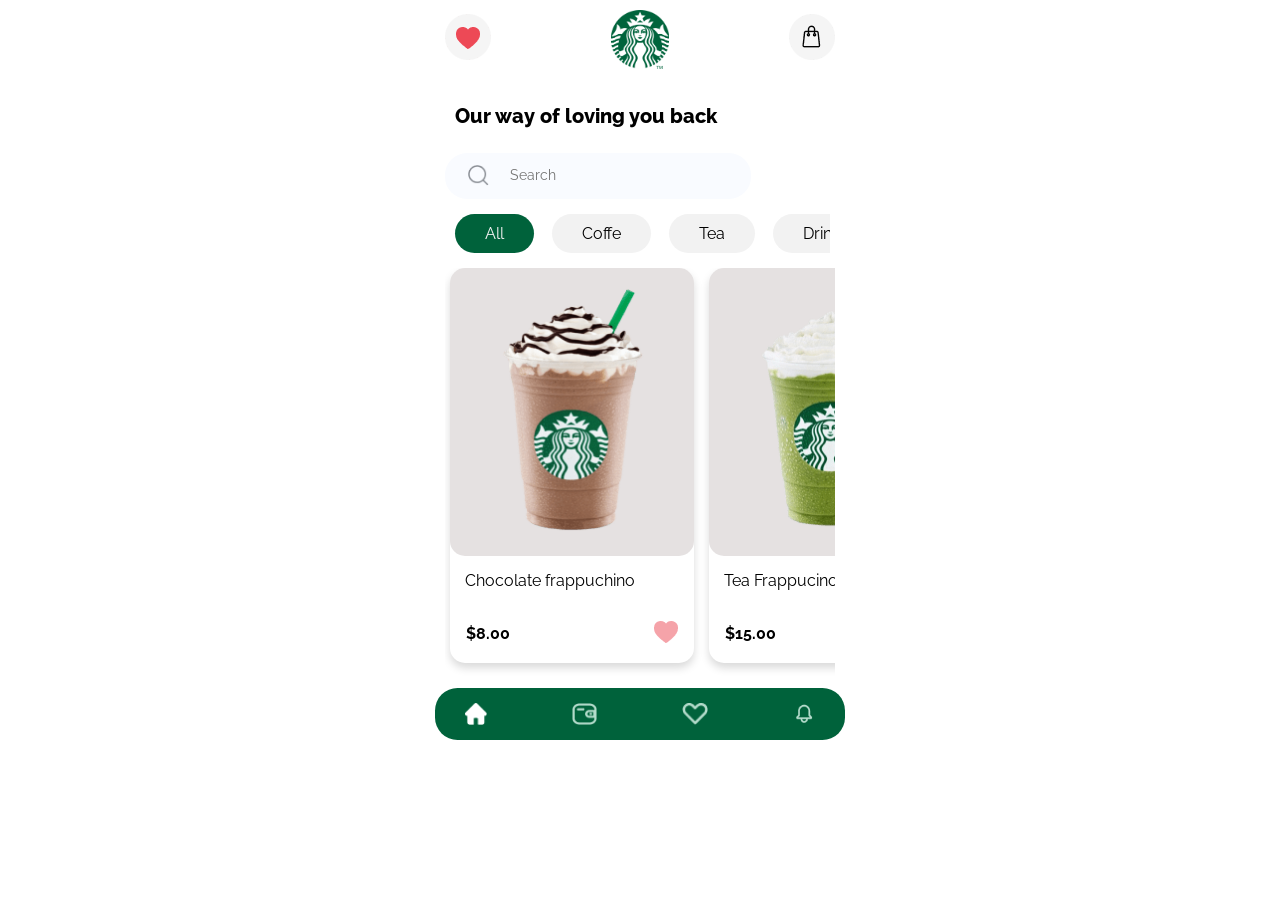
<file: index.html>
<!DOCTYPE html>
<html lang="en">

<head>
    <meta charset="UTF-8">
    <meta name="viewport" content="width=device-width, initial-scale=1.0">
    <link href="menu_page.css" rel="stylesheet" />
    <link rel="preconnect" href="https://fonts.googleapis.com">
    <link rel="preconnect" href="https://fonts.gstatic.com" crossorigin>
    <link href="https://fonts.googleapis.com/css2?family=Raleway&display=swap" rel="stylesheet">
    <title>Starbucks menu</title>
</head>

<body>
    <div class="header"><a href="https://marronovna.github.io/wish_list/"><img class="icon" src="imgs/likelist.png"></a><img class="logo"
            src="imgs/image 14.png"><a href="https://marronovna.github.io/shopping_cart/"><img class="icon" src="imgs/shopping_cart.png"></a></div>
    <div class="page_content">
        <div class="text">Our way of loving you back</div>
        <div class="search">
            <div class="product-content__top__search">
                <input type="text" name="name" placeholder="          Search" class="input input_search" />
            </div>
        </div>
        <div class="menu_product_types">
            <div class="menu_product_types__button active-button">All</div>
            <div class="menu_product_types__button">Coffe</div>
            <div class="menu_product_types__button">Tea</div>
            <div class="menu_product_types__button">Drinks</div>
            <div class="menu_product_types__button">Food</div>
        </div>
        <div class="menu_products">
            <div class="product">
                <a href="https://marronovna.github.io/choco_frappuchino_page/">
                    <div class="product_image"><img src="imgs/Chocolate Frappuccino.png"></div>
                    <div class="product_name">Chocolate frappuchino</div>
                    <div class="product_bottom_group">
                        <div class="price">$8.00</div><a id="button1" class="like" onclick="like(this)"><img
                                src="imgs/like icon.png"></a>
                    </div>
            </div>
            <div class="product">
                <a href="https://marronovna.github.io/tea_frappuchino_page/">
                    <div class="product_image"><img src="imgs/Tea Frappucino.png"></div>
                    <div class="product_name">Tea Frappucino</div>
                </a>
                <div class="product_bottom_group">
                    <div class="price">$15.00</div><a id="button2" class="like" onclick="like(this)"><img
                            src="imgs/like icon.png"></a>
                </div>

            </div>
            <div class="product">
                <a href="https://marronovna.github.io/strawberry_frappuccino_page/">
                    <div class="product_image"><img src="imgs/Strawberry Frappuccino.png"></div>
                    <div class="product_name">Strawberry Frappuccino</div>
                </a>
                <div class="product_bottom_group">
                    <div class="price">$10.00</div><a id="button3" class="like" onclick="like(this)"><img
                            src="imgs/like icon.png"></a>
                </div>
            </div>

        </div>
    </div>
     <div class="footer"><a href="https://marronovna.github.io/starbucks_menu/"><img src="imgs/footer icon.png"></a> <a href="https://marronovna.github.io/starbucks_pay/"><img src="imgs/footer icon wallet.png"></a> <a href="https://marronovna.github.io/wish_list/"><img
        src="imgs/footer icon heart.png"></a> <a href="#"><img src="imgs/footer icon bell.png"></a></div>
    <script src="menu_page.js"></script>
</body>

</html>
</file>
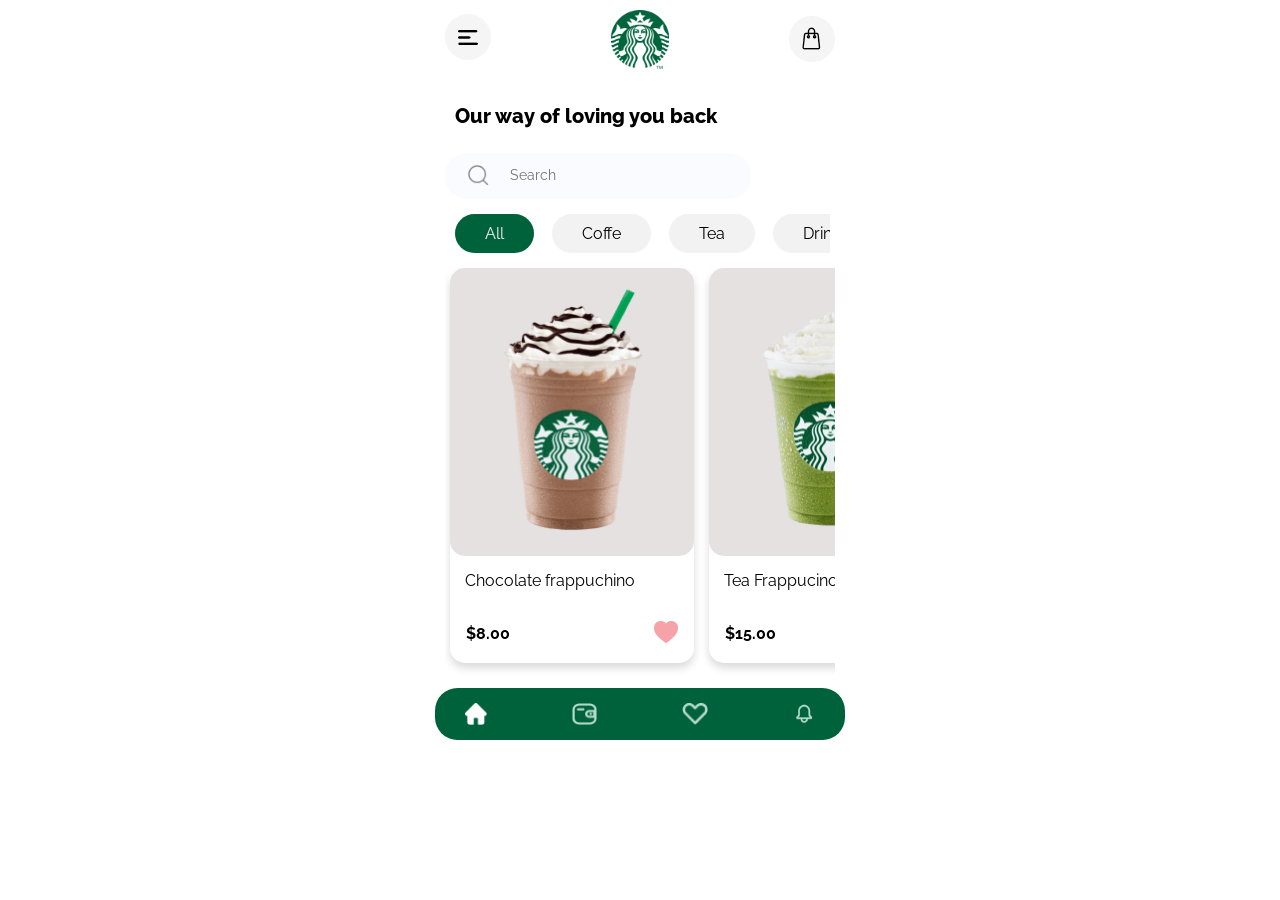
<file: menu_page.html>
<!DOCTYPE html>
<html lang="en">

<head>
    <meta charset="UTF-8">
    <meta name="viewport" content="width=device-width, initial-scale=1.0">
    <link href="menu_page.css" rel="stylesheet" />
    <link rel="preconnect" href="https://fonts.googleapis.com">
    <link rel="preconnect" href="https://fonts.gstatic.com" crossorigin>
    <link href="https://fonts.googleapis.com/css2?family=Raleway&display=swap" rel="stylesheet">
    <title>Starbucks menu</title>
</head>

<body>
    <div class="header"><a href=""><img class="icon" src="imgs/burger_menu.png"></a><img class="logo"
            src="imgs/image 14.png"><img class="icon" src="imgs/shopping_cart.png"></div>
    <div class="page_content">
        <div class="text">Our way of loving you back</div>
        <div class="search">
            <div class="product-content__top__search">
                <input type="text" name="name" placeholder="          Search" class="input input_search" />
            </div>
        </div>
        <div class="menu_product_types">
            <div class="menu_product_types__button active-button">All</div>
            <div class="menu_product_types__button">Coffe</div>
            <div class="menu_product_types__button">Tea</div>
            <div class="menu_product_types__button">Drinks</div>
            <div class="menu_product_types__button">Food</div>
        </div>
        <div class="menu_products">
            <div class="product">
                <a href="chocolate_frapuccino_page.html">
                    <div class="product_image"><img src="imgs/Chocolate Frappuccino.png"></div>
                    <div class="product_name">Chocolate frappuchino</div>
                    <div class="product_bottom_group">
                        <div class="price">$8.00</div><a id="button1" class="like" onclick="like(this)"><img
                                src="imgs/like icon.png"></a>
                    </div>
            </div>
            <div class="product">
                <a href="tea_frappucino_page.html">
                    <div class="product_image"><img src="imgs/Tea Frappucino.png"></div>
                    <div class="product_name">Tea Frappucino</div>
                </a>
                <div class="product_bottom_group">
                    <div class="price">$15.00</div><a id="button2" class="like" onclick="like(this)"><img
                            src="imgs/like icon.png"></a>
                </div>

            </div>
            <div class="product">
                <a href="strawberry_frappuccino_page.html">
                    <div class="product_image"><img src="imgs/Strawberry Frappuccino.png"></div>
                    <div class="product_name">Strawberry Frappuccino</div>
                </a>
                <div class="product_bottom_group">
                    <div class="price">$10.00</div><a id="button3" class="like" onclick="like(this)"><img
                            src="imgs/like icon.png"></a>
                </div>
            </div>

        </div>
    </div>
    <div class="footer"><a><img src="imgs/footer icon.png"></a> <a><img src="imgs/footer icon wallet.png"></a> <a><img
                src="imgs/footer icon heart.png"></a> <a href="#"><img src="imgs/footer icon bell.png"></a></div>

    <script src="menu_page.js"></script>
</body>

</html>
</file>
<file: menu_page.css>
html {
    display: flex;
    justify-content: center;
    max-width: 100%;
}

body {
    font-family: 'Raleway', sans-serif;
    display: flex;
    flex-direction: column;
    margin: 0px;
    max-width: 100%;
}

.header {
    display: flex;
    justify-content: space-between;
    align-items: center;
    padding: 10px;
}

a {
    text-decoration: none;
    color: inherit;
}

.active-button {
    background-color: #00623B !important;
    color: #F2F2F2 !important;
}

.page_content {
    max-width: 100%;
    padding: 5px;
}

.icon {
    max-height: 46px;
}

.logo {
    max-height: 59px;
}

.text {
    font-weight: 800;
    font-size: 20px;
    padding: 20px 15px;
}

.input {
    display: flex;
    align-items: center;
    justify-content: space-around;
    font-family: 'Raleway', sans-serif;
    border: 1px #626262;
    font-style: normal;
    color: #B5B7C0;
    font-weight: 400;
    font-size: 14px;
    line-height: 19px;
    color: #B5B7C0;
    background: url(imgs/search.png) no-repeat;
    background-size: auto 100%;
    width: 70%;
    margin-left: 20px;
}

input :active {
    border: solid 1px #9197B3;
    background: none;
}

.product-content__top__search {
    display: flex;
    align-items: center;
    background-color: #F9FBFF;
    border-radius: 22px;
    height: 40px;
    padding: 3px;
    max-width: 300px;
    margin: 5px;
}

.menu_product_types {
    user-select: none;
    display: flex;
    gap: 8px;
    max-width: 100%;
    overflow-x: scroll;
}

.menu_product_types {
    margin: 5px 10px;
}

.menu_product_types__button {
    border-radius: 22.5px;
    background-color: #F2F2F2;
    padding: 10px 30px;
    margin: 5px;
}

.menu_product_types__button:active {
    background-color: #00623B;
    color: #F2F2F2;
}

.menu_products {
    display: flex;
    gap: 10px;
    margin: 5px;
    max-width: 100%;
    overflow-x: scroll;
}

.product_image {
    padding: 20px 50px;
    background-color: #d6d0d0a3;
    border-radius: 15px;
    max-height: 270px;
}

.product_image img {
    max-height: 244px;
}

.product {
    display: flex;
    flex-direction: column;
    border-radius: 15px;
    box-shadow: rgba(0, 0, 0, 0.15) 0px 5px 9px 0px;
    margin-bottom: 15px;
    margin-left: 5px;
}

.product_name {
    padding: 15px;
}

.product_bottom_group {
    display: flex;
    align-items: center;
    justify-content: space-between;
    padding: 16px;
}

.product_bottom_group .icon img {
    max-height: 22px;
}

.like img {
    opacity: 50%;
}

.like-clicked img {
    opacity: 100%;
}

.price {
    font-weight: 700;
}

.footer {
    background-color: #00623B;
    border-radius: 22.5px;
    display: flex;
    align-items: center;
    justify-content: space-between;
    padding: 15px 30px;
    bottom: 100%;
}

.footer img {
    display: flex;
    height: 22px;
    align-items: center;
}

@media screen and (min-width: 500px) {
    .page_content {
        display: flex;
        flex-direction: column;
        align-self: center;
        max-width: 400px;
    }

    ::-webkit-scrollbar {
        max-width: 5px;
        /* Ширина скроллбара */
        max-height: 1px;
    }

    ::-webkit-scrollbar-track {
        background-color: rgb(227, 227, 227);
        /* Цвет фона трека скроллбара */
        padding: 2px;
    }

    ::-webkit-scrollbar-thumb {
        background-color: rgba(128, 128, 128, 0.552);
        /* Цвет ползунка скроллбара */
        border-radius: 0.25em;
        /* Закругление углов ползунка */
        padding: 5px;
    }
}
</file>
